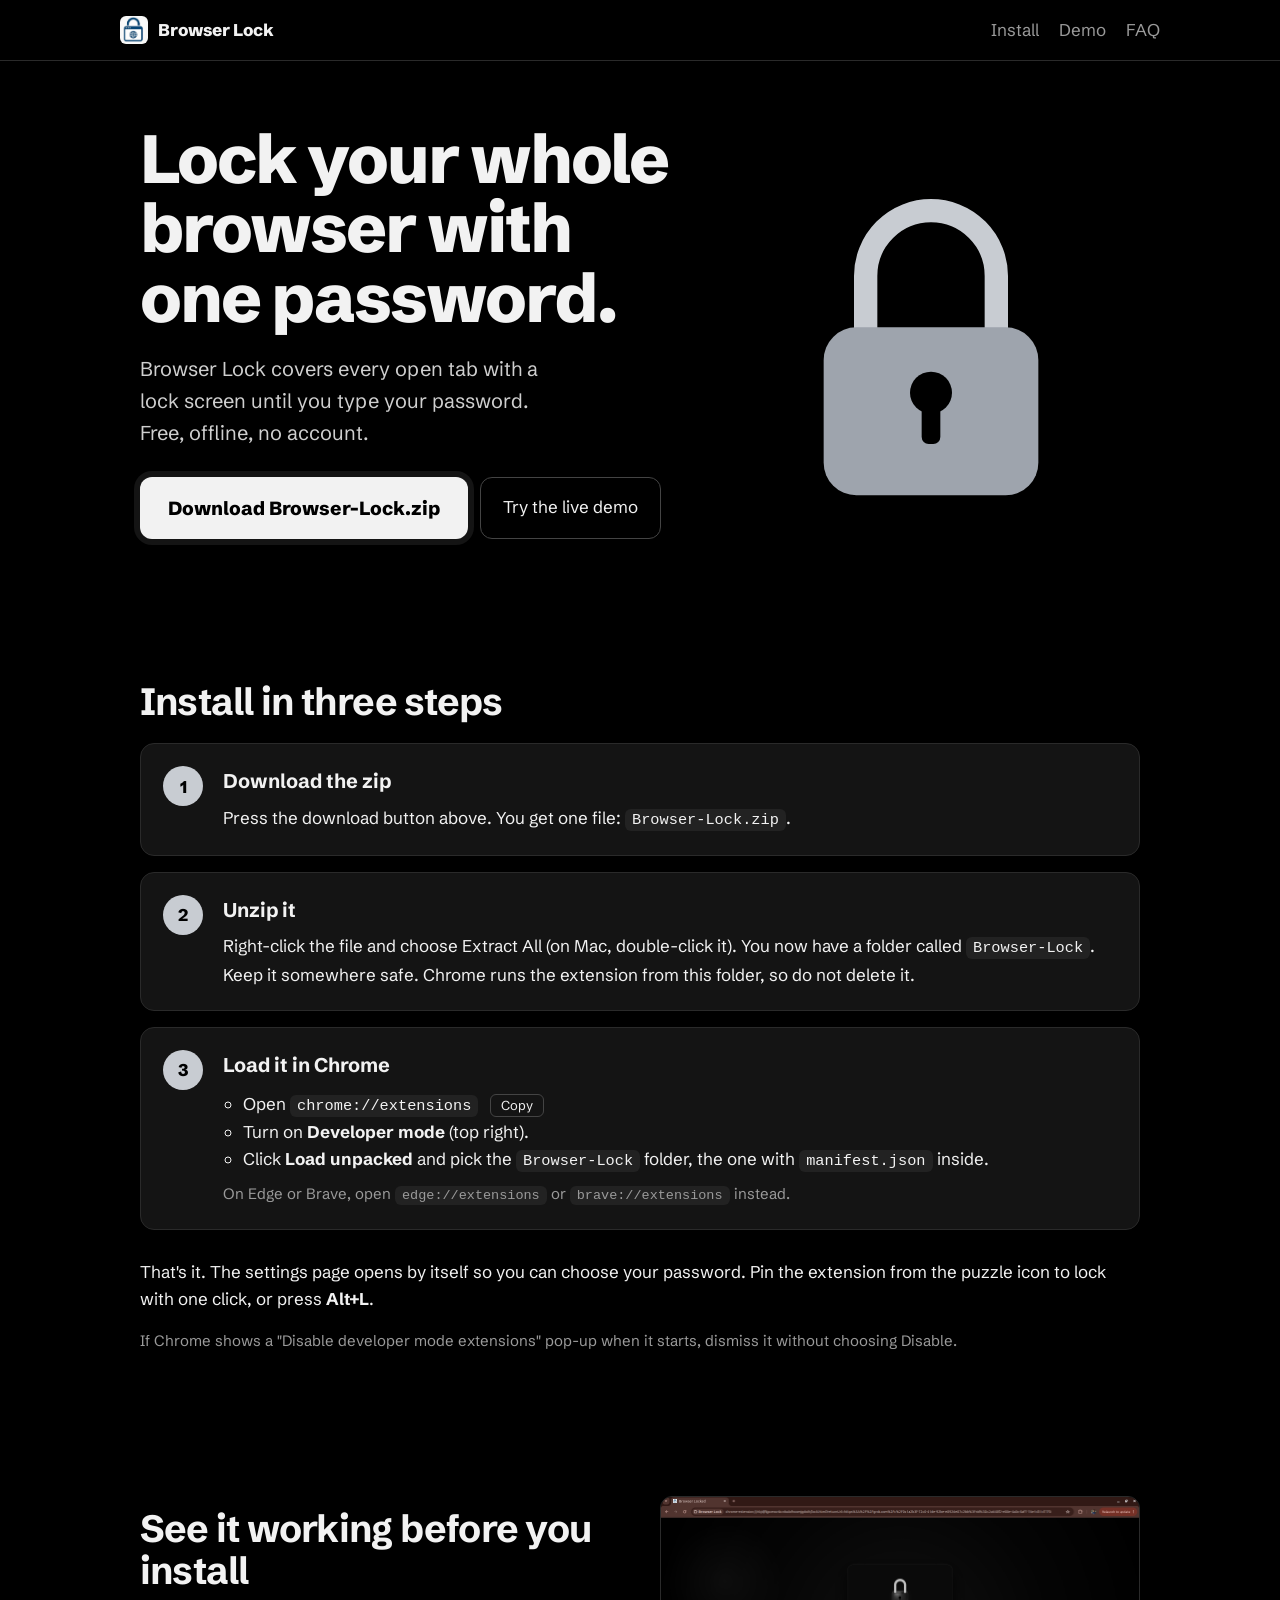
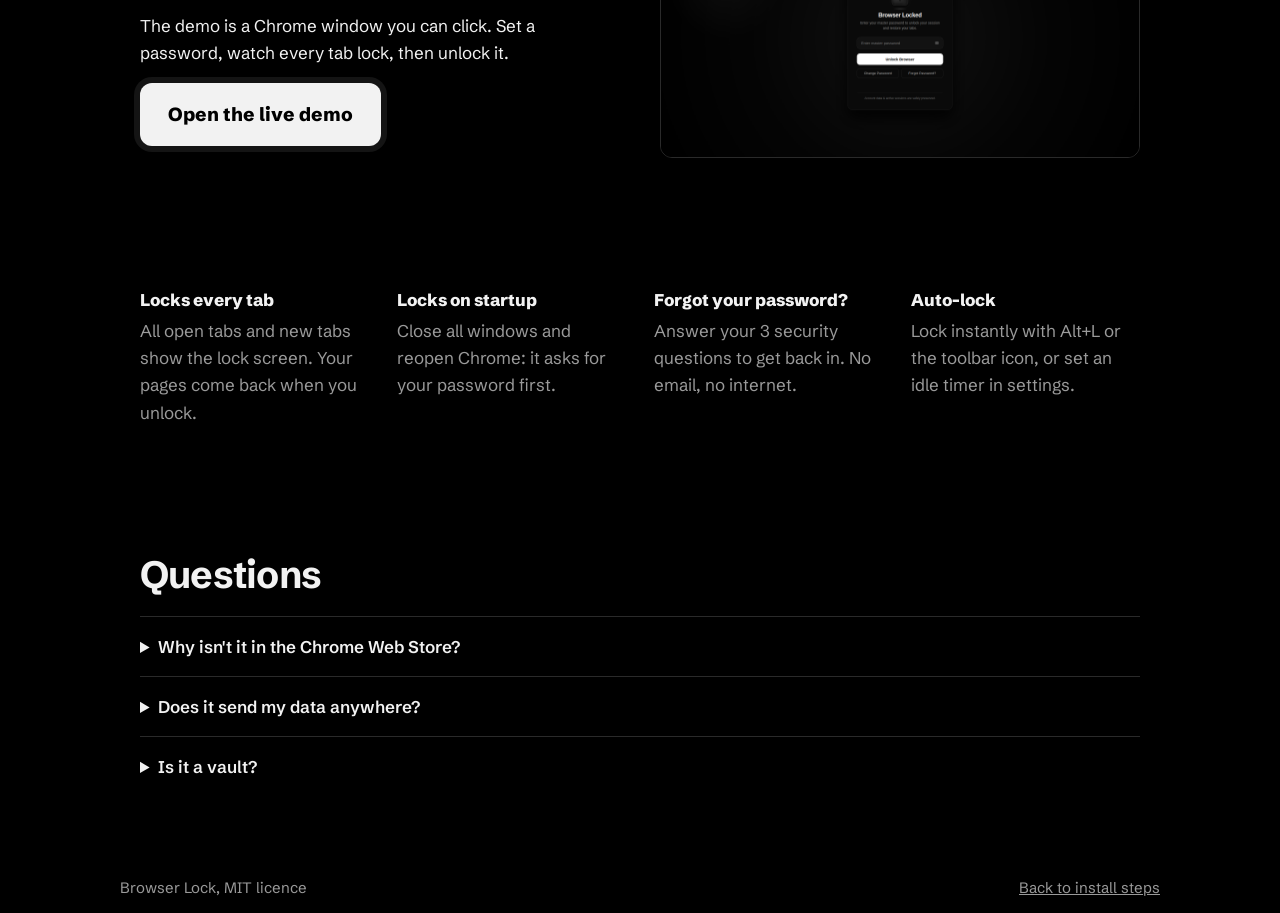
<file: index.html>
<!doctype html><html lang="en"><head><meta charset="utf-8"><meta name="viewport" content="width=device-width,initial-scale=1"><link rel="icon" href="assets/logo.png"><link href="https://fonts.googleapis.com/css2?family=Schibsted+Grotesk:wght@400;600;800&display=swap" rel="stylesheet"><link rel="stylesheet" href="assets/style.css"><title>Browser Lock - lock your whole browser with one password</title><meta name="description" content="Download Browser Lock, a free offline Chrome extension. Unzip it and load it in Chrome in under a minute."></head><body>
<header class="bar"><a class="brand" href="#"><img src="assets/logo.png" alt="">Browser Lock</a><nav><a href="#install">Install</a><a href="#demo">Demo</a><a href="#faq">FAQ</a></nav></header>
<main>
<section class="hero"><div><h1>Lock your whole browser with one password.</h1><p class="lead">Browser Lock covers every open tab with a lock screen until you type your password. Free, offline, no account.</p>
<div class="cta"><a class="dl" href="downloads/Browser-Lock.zip" download>Download Browser-Lock.zip</a><a class="ghost" href="demo.html">Try the live demo</a></div></div><svg class="pl" viewBox="0 0 120 150" role="img" aria-label="Padlock"><path class="sh" d="M32 72V48a28 28 0 0 1 56 0v24"/><rect class="bd" x="14" y="70" width="92" height="72" rx="14"/><circle cx="60" cy="98" r="9"/><rect x="56" y="100" width="8" height="20" rx="3"/></svg></section>

<section id="install"><h2>Install in three steps</h2>
<ol class="steps">
<li><div><h3>Download the zip</h3><p>Press the download button above. You get one file: <code>Browser-Lock.zip</code>.</p></div></li>
<li><div><h3>Unzip it</h3><p>Right-click the file and choose Extract All (on Mac, double-click it). You now have a folder called <code>Browser-Lock</code>. Keep it somewhere safe. Chrome runs the extension from this folder, so do not delete it.</p></div></li>
<li><div><h3>Load it in Chrome</h3><ul><li>Open <code>chrome://extensions</code> <button class="cp" data-copy="chrome://extensions">Copy</button></li><li>Turn on <b>Developer mode</b> (top right).</li><li>Click <b>Load unpacked</b> and pick the <code>Browser-Lock</code> folder, the one with <code>manifest.json</code> inside.</li></ul><p class="mut">On Edge or Brave, open <code>edge://extensions</code> or <code>brave://extensions</code> instead.</p></div></li>
</ol>
<p>That's it. The settings page opens by itself so you can choose your password. Pin the extension from the puzzle icon to lock with one click, or press <b>Alt+L</b>.</p>
<p class="mut">If Chrome shows a "Disable developer mode extensions" pop-up when it starts, dismiss it without choosing Disable.</p></section>

<section id="demo"><div class="prev"><div><h2>See it working before you install</h2><p>The demo is a Chrome window you can click. Set a password, watch every tab lock, then unlock it.</p><a class="dl" href="demo.html">Open the live demo</a></div><img src="assets/lock1.png" alt="Browser Lock screen with a steel padlock" loading="lazy"></div></section>

<section><dl class="ft"><div><dt>Locks every tab</dt><dd>All open tabs and new tabs show the lock screen. Your pages come back when you unlock.</dd></div><div><dt>Locks on startup</dt><dd>Close all windows and reopen Chrome: it asks for your password first.</dd></div><div><dt>Forgot your password?</dt><dd>Answer your 3 security questions to get back in. No email, no internet.</dd></div><div><dt>Auto-lock</dt><dd>Lock instantly with Alt+L or the toolbar icon, or set an idle timer in settings.</dd></div></dl></section>

<section id="faq"><h2>Questions</h2>
<details><summary>Why isn't it in the Chrome Web Store?</summary><p>It is shared directly as a zip for now. Loading an unpacked extension is the normal way Chrome lets you run one that isn't from the store.</p></details>
<details><summary>Does it send my data anywhere?</summary><p>No. It works offline and keeps only a salted hash of your password inside your own Chrome profile.</p></details>
<details><summary>Is it a vault?</summary><p>No. It stops casual access. Someone who can open chrome://extensions can remove it, so treat it as a privacy screen.</p></details></section>
</main>
<footer class="bar"><span class="mut">Browser Lock, MIT licence</span><a href="#install" class="mut">Back to install steps</a></footer>
<script>document.querySelectorAll('[data-copy]').forEach(b=>b.onclick=()=>{navigator.clipboard.writeText(b.dataset.copy);b.textContent='Copied';setTimeout(()=>b.textContent='Copy',1500)})</script>
</body></html>
</file>
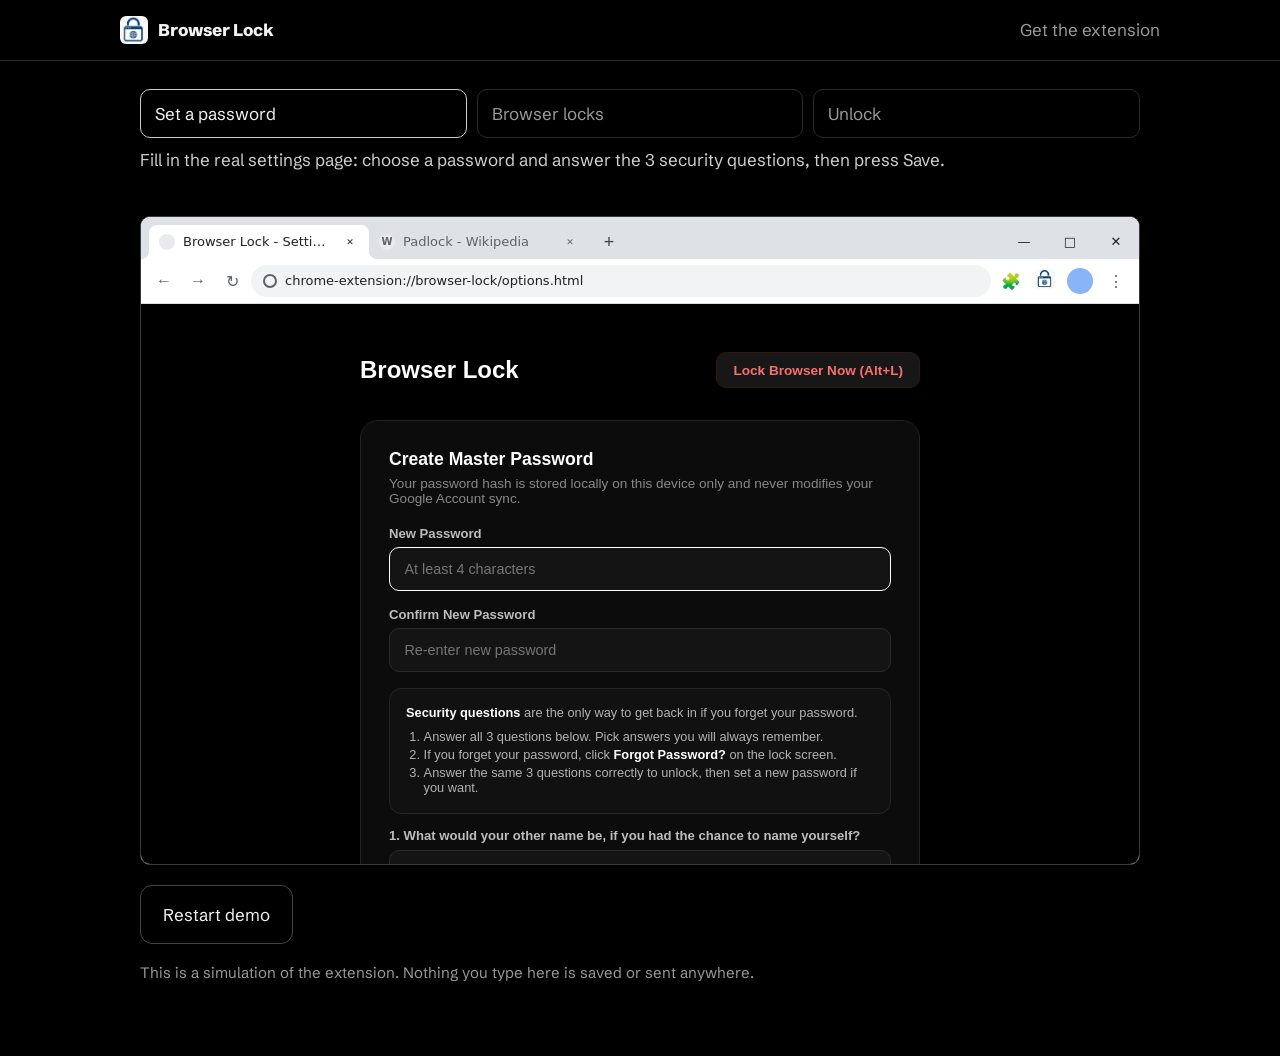
<file: demo.html>
<!doctype html><html lang="en"><head><meta charset="utf-8"><meta name="viewport" content="width=device-width,initial-scale=1"><link rel="icon" href="assets/logo.png"><link href="https://fonts.googleapis.com/css2?family=Schibsted+Grotesk:wght@400;600;800&display=swap" rel="stylesheet"><link rel="stylesheet" href="assets/style.css"><link rel="stylesheet" href="assets/demo.css"><title>Browser Lock live demo</title></head><body>
<header class="bar"><a class="brand" href="index.html"><img src="assets/logo.png" alt="">Browser Lock</a><nav><a href="index.html#install">Get the extension</a></nav></header>
<main class="dm">
<ol class="st"><li class="on">Set a password</li><li>Browser locks</li><li>Unlock</li></ol>
<p id="hint" role="status"></p>
<div class="win">
<div class="strip"><div id="tabs"></div><button id="nt" title="New tab">+</button><div class="wc"><i>&#8212;</i><i>&#9633;</i><i>&#10005;</i></div></div>
<div class="tool"><button title="Back">&#8592;</button><button title="Forward">&#8594;</button><button title="Reload">&#8635;</button><div class="omni"><span class="si"></span><span id="url"></span></div><button id="puz" title="Extensions">&#129513;</button><button id="bl" title="Lock Browser (Alt+L)"><img src="assets/logo.png" alt="Browser Lock"><b id="bd"></b></button><span class="av"></span><button title="Menu">&#8942;</button></div>
<div id="vp"></div></div>
<p><button id="rs" class="ghost">Restart demo</button></p>
<p class="mut">This is a simulation of the extension. Nothing you type here is saved or sent anywhere.</p>
</main><script src="assets/demo.js"></script></body></html>
</file>
<file: assets/style.css>
*{box-sizing:border-box}
:root{--ink:#f2f2f2;--mut:#9a9a9a;--line:#2a2a2a;--card:#141414;--steel:#c8ccd2}
body{margin:0;background:#000;color:var(--ink);font:17px/1.6 "Schibsted Grotesk",system-ui,sans-serif}
a{color:inherit}:focus-visible{outline:2px solid var(--steel);outline-offset:2px}
.bar{display:flex;justify-content:space-between;align-items:center;padding:16px max(20px,calc((100% - 1040px)/2));border-bottom:1px solid var(--line)}
.brand{display:flex;align-items:center;gap:10px;font-weight:800;text-decoration:none}.brand img{width:28px;height:28px;border-radius:6px}
nav{display:flex;gap:20px}nav a{text-decoration:none;color:var(--mut)}nav a:hover{color:var(--ink)}
section,.dm{max-width:1040px;margin:0 auto;padding:64px 20px}
.hero{display:grid;grid-template-columns:1.3fr 1fr;gap:40px;align-items:center}
h1{font-size:clamp(38px,6vw,68px);line-height:1.02;letter-spacing:-.03em;font-weight:800;margin:0 0 20px}
h2{font-size:clamp(26px,3.5vw,38px);letter-spacing:-.02em;line-height:1.1;margin:0 0 20px}h3{margin:0 0 6px}
.lead{font-size:20px;color:#cfcfcf;max-width:34ch}.mut{color:var(--mut);font-size:15px}
.cta{display:flex;flex-wrap:wrap;gap:12px;margin:28px 0 14px}
.dl{display:inline-block;background:var(--ink);color:#000;padding:16px 28px;border-radius:12px;font-weight:800;font-size:19px;text-decoration:none;box-shadow:0 0 0 6px #ffffff14}.dl:hover{background:#fff}
.ghost{border:1px solid #444;padding:15px 22px;border-radius:12px;text-decoration:none;background:none;color:var(--ink);font:inherit;cursor:pointer}.ghost:hover{border-color:#888}
code{background:#222;padding:2px 7px;border-radius:6px;font-size:.9em}
.cp{margin-left:8px;border:1px solid #444;background:none;color:var(--ink);border-radius:6px;padding:0 10px;font:inherit;font-size:13px;cursor:pointer}
.steps{list-style:none;padding:0;margin:0 0 28px;display:grid;gap:16px;counter-reset:s}
.steps>li{counter-increment:s;display:grid;grid-template-columns:44px 1fr;gap:16px;background:var(--card);border:1px solid var(--line);border-radius:14px;padding:22px}
.steps>li::before{content:counter(s);width:40px;height:40px;border-radius:50%;background:var(--steel);color:#000;font-weight:800;display:grid;place-items:center}
.steps ul{margin:8px 0;padding-left:20px}.steps p{margin:0}
.prev{display:grid;grid-template-columns:1fr 1fr;gap:40px;align-items:center}.prev img{width:100%;border-radius:12px;border:1px solid var(--line)}
.ft{display:grid;grid-template-columns:repeat(auto-fit,minmax(220px,1fr));gap:28px;margin:0}.ft dt{font-weight:800}.ft dd{margin:4px 0 0;color:var(--mut)}
details{border-top:1px solid var(--line);padding:16px 0}summary{cursor:pointer;font-weight:600}details p{color:var(--mut);margin:10px 0 0}
.pl{width:96px;overflow:visible}.pl .bd{fill:#9ea4ad}.pl circle,.pl rect:not(.bd){fill:#000}
.pl .sh{fill:none;stroke:#c8ccd2;stroke-width:10;stroke-linecap:round;transition:transform .5s;transform-origin:32px 72px}
.open .sh,.pl:hover .sh{transform:translateY(-16px) rotate(-22deg)}
.hero .pl{width:min(280px,70%);justify-self:center}.hero .sh{animation:pop 2.2s .5s backwards}
@keyframes pop{0%{transform:none}35%,65%{transform:translateY(-16px) rotate(-22deg)}100%{transform:none}}
.dm{padding:28px 20px 56px}.st{display:flex;gap:10px;list-style:none;padding:0;margin:0 auto 8px;max-width:1040px}
.st li{flex:1;padding:10px 14px;border-radius:10px;border:1px solid var(--line);color:var(--mut)}.st li.on{border-color:var(--steel);color:var(--ink)}
#hint{max-width:1040px;margin:0 auto 18px;color:#cfcfcf;min-height:52px}
.win{max-width:1040px;margin:0 auto 20px;background:#fff;border-radius:10px;overflow:hidden;border:1px solid #3a3a3a;box-shadow:0 30px 80px #000;color:#202124;font:13px/1.4 "Segoe UI",system-ui,sans-serif}
.strip{display:flex;align-items:flex-end;background:#dee1e6;padding:8px 0 0 8px;height:42px}
#tabs{display:flex;min-width:0}
.tab{display:flex;align-items:center;gap:8px;width:220px;min-width:56px;height:34px;padding:0 10px;border-radius:8px 8px 0 0;color:#5f6368;position:relative;cursor:default}
.tab span{flex:1;overflow:hidden;white-space:nowrap;text-overflow:ellipsis}.tab img{width:16px;height:16px;border-radius:3px}
.tab b{width:16px;height:16px;border-radius:50%;background:#e8eaed;font-size:10px;text-align:center;line-height:16px;color:#5f6368}
.tab u{text-decoration:none;width:18px;height:18px;border-radius:50%;text-align:center;font-size:9px;line-height:18px}.tab u:hover{background:#c4c7cc}
.tab:not(.act):hover{background:#e8eaed}.tab.act{background:#fff;color:#202124}
.tab.act::before,.tab.act::after{content:"";position:absolute;bottom:0;width:8px;height:8px}
.tab.act::before{left:-8px;background:radial-gradient(circle at 0 0,transparent 8px,#fff 8px)}
.tab.act::after{right:-8px;background:radial-gradient(circle at 100% 0,transparent 8px,#fff 8px)}
#nt{width:28px;height:28px;margin:0 0 3px 6px;border:0;border-radius:50%;background:none;font-size:18px;color:#444;cursor:pointer}#nt:hover{background:#c9ccd1}
.wc{margin-left:auto;display:flex;align-self:flex-start}.wc i{width:46px;height:34px;display:grid;place-items:center;font-style:normal;color:#202124}
.tool{display:flex;align-items:center;gap:4px;padding:6px 8px;border-bottom:1px solid #dadce0}
.tool button{position:relative;width:30px;height:30px;border:0;border-radius:50%;background:none;font-size:16px;color:#5f6368;cursor:pointer}.tool button:hover{background:#f1f3f4}
.omni{flex:1;display:flex;align-items:center;gap:8px;height:32px;padding:0 12px;border-radius:16px;background:#f1f3f4;min-width:0}
.si{width:14px;height:14px;border-radius:50%;border:2px solid #5f6368;flex:none}#url{overflow:hidden;white-space:nowrap;text-overflow:ellipsis}
#bl img{width:20px;height:20px;border-radius:4px}
#bd{position:absolute;right:-3px;bottom:-1px;background:#dc2626;color:#fff;font:700 8px/1 sans-serif;padding:2px 3px;border-radius:3px}#bd:empty{display:none}
.av{width:26px;height:26px;border-radius:50%;background:#8ab4f8;margin:0 4px}
#vp{height:470px;overflow:auto;background:#fff}
#vp input{width:100%;padding:10px 12px;border-radius:8px;border:1px solid #dadce0;font:inherit;margin-top:4px}
.opt{max-width:520px;margin:0 auto;padding:28px 20px}.opt h2{font-size:24px;margin:0 0 8px}.opt label{display:block;margin:12px 0}
.pri{margin-top:8px;padding:10px 18px;border:0;border-radius:8px;background:#1a73e8;color:#fff;font:inherit;font-weight:600;cursor:pointer}
.err{color:#dc2626;min-height:20px;font-size:13px}
.lk{min-height:100%;background:#000;color:#f1f1f1;display:flex;flex-direction:column;align-items:center;justify-content:center;gap:10px;padding:24px;text-align:center}
.lk h1{font-size:30px;margin:6px 0 0}.lk p{margin:0;color:#aaa}.lk label{width:min(340px,100%);text-align:left;margin:0}
.lk input{background:#111;border-color:#333;color:#fff}.lk .pri{background:#f1f1f1;color:#000;width:min(340px,100%)}.lk a{color:#aaa;font-size:13px}
.pg{max-width:640px;margin:0 auto;padding:28px 20px}.pg h2{font:400 30px Georgia,serif;border-bottom:1px solid #a2a9b1;margin:0 0 8px}.pg .mut{margin:0 0 12px}
.sk{display:block;height:10px;border-radius:5px;background:#eaecf0;margin:12px 0}.sk.s{width:55%}
.nt{height:100%;display:flex;flex-direction:column;align-items:center;justify-content:center;gap:18px}.gl{font:600 56px Georgia,serif;letter-spacing:-2px;color:#4285f4}
.sb{width:min(520px,80%);padding:12px 20px;border:1px solid #dfe1e5;border-radius:24px;color:#80868b}
@media(max-width:700px){.hero,.prev{grid-template-columns:1fr}.wc,#puz,.av{display:none}.tab{width:130px}.st{flex-direction:column}nav{gap:12px}}
@media(prefers-reduced-motion:reduce){*{transition:none!important;animation:none!important}}
</file>
<file: assets/demo.css>
/* Real Browser Lock look, ported from the extension's lock.html and options.html */
#vp{height:560px;background:#000}
.xl,.xo{font-family:'Inter',-apple-system,BlinkMacSystemFont,'Segoe UI',Roboto,sans-serif;color:#f5f5f5;font-size:16px;line-height:normal}
.xl *,.xo *{margin:0;padding:0;box-sizing:border-box;font-family:inherit;line-height:normal;letter-spacing:normal}
/* ---------- lock page ---------- */
.xl{position:relative;min-height:100%;display:flex;padding:1rem;overflow:hidden;background:radial-gradient(circle at center,#111 0,#050505 55%,#000 100%)}
.glow{position:absolute;left:50%;top:50%;width:480px;height:480px;margin:-240px 0 0 -240px;background:radial-gradient(circle,rgba(255,255,255,.04) 0,transparent 70%);border-radius:50%;pointer-events:none}
.lock-card{position:relative;z-index:1;width:100%;max-width:420px;margin:auto;padding:2.5rem 2.25rem;background:#0a0a0a;border:1px solid #222;border-radius:22px;box-shadow:0 30px 60px rgba(0,0,0,.9),0 0 0 1px rgba(255,255,255,.03);text-align:center}
.lock-card.shake{animation:shake .4s cubic-bezier(.36,.07,.19,.97) both}
@keyframes shake{10%,90%{transform:translate3d(-2px,0,0)}20%,80%{transform:translate3d(4px,0,0)}30%,50%,70%{transform:translate3d(-6px,0,0)}40%,60%{transform:translate3d(6px,0,0)}}
.xb-ball{--xb-open-ms:1250ms;position:relative;width:130px;height:148px;margin:-4px auto .35rem;display:grid;place-items:center;transition:transform .25s ease}
.xb-ball:hover{transform:scale(1.06)}
.xb-orb{--s:84px;position:relative;width:var(--s);height:calc(var(--s)*1.28);perspective:calc(var(--s)*3);margin-top:4px}
.xb-orb-sh{position:absolute;left:50%;bottom:calc(var(--s)*-.2);width:76%;height:calc(var(--s)*.12);margin-left:-38%;border-radius:50%;background:radial-gradient(closest-side,rgba(255,255,255,.16),rgba(255,255,255,0));animation:xbSh 4.8s ease-in-out infinite}
.xb-shackle{position:absolute;left:50%;top:0;width:58%;height:52%;margin-left:-29%;border:calc(var(--s)*.115) solid #b9b9b9;border-bottom:none;border-radius:999px 999px 0 0;background:transparent;box-shadow:inset 0 calc(var(--s)*.02) calc(var(--s)*.03) rgba(255,255,255,.35),inset 0 calc(var(--s)*-.01) calc(var(--s)*.03) rgba(0,0,0,.35),0 calc(var(--s)*.012) calc(var(--s)*.04) rgba(0,0,0,.7);transform-origin:calc(100% - var(--s)*.0575) 100%;animation:xbFl 4.8s ease-in-out infinite;will-change:transform;z-index:1}
.xb-shackle::before{content:"";position:absolute;inset:calc(var(--s)*-.06) calc(var(--s)*-.06) 0 calc(var(--s)*-.06);border:calc(var(--s)*.04) solid transparent;border-bottom-width:0;border-top-color:rgba(255,255,255,.38);border-left-color:rgba(255,255,255,.16);border-right-color:rgba(255,255,255,.16);border-radius:999px 999px 0 0;pointer-events:none}
.xb-orb-b{position:absolute;left:50%;bottom:0;width:78%;height:56%;margin-left:-39%;border-radius:16% 16% 20% 20%/20% 20% 24% 24%;background:radial-gradient(circle at 34% 26%,#5c5c5c 0,#2f2f2f 30%,#171717 64%,#080808 100%);border:1px solid #333;box-shadow:inset 0 calc(var(--s)*-.05) calc(var(--s)*.1) rgba(0,0,0,.6),inset 0 calc(var(--s)*.012) calc(var(--s)*.025) rgba(255,255,255,.18),0 calc(var(--s)*.03) calc(var(--s)*.07) rgba(0,0,0,.9),0 0 calc(var(--s)*.22) rgba(255,255,255,.05);animation:xbFl 4.8s ease-in-out infinite;will-change:transform}
.xb-orb-b::before{content:"";position:absolute;top:8%;left:14%;width:48%;height:26%;border-radius:50%;background:linear-gradient(180deg,rgba(255,255,255,.22),rgba(255,255,255,0));filter:blur(calc(var(--s)*.01));transform:rotate(-16deg);pointer-events:none}
.xb-orb-b::after{content:"";position:absolute;inset:0;border-radius:inherit;pointer-events:none;background:radial-gradient(circle at 82% 92%,rgba(255,255,255,.07),transparent 42%),radial-gradient(circle at 18% 92%,rgba(255,255,255,.04),transparent 38%)}
.xb-keyhole{position:absolute;left:50%;top:38%;width:18%;height:34%;margin-left:-9%;z-index:3}
.xb-keyhole::before,.xb-keyhole::after{content:"";position:absolute;background:#000;transition:box-shadow .5s ease}
.xb-keyhole::before{left:50%;top:0;width:100%;height:52%;margin-left:-50%;border-radius:50%;box-shadow:inset 0 1px 2px rgba(0,0,0,.8),0 0 calc(var(--s)*.04) rgba(255,255,255,.22)}
.xb-keyhole::after{left:50%;top:38%;width:38%;height:62%;margin-left:-19%;border-radius:0 0 30% 30%;box-shadow:inset 0 1px 2px rgba(0,0,0,.7),0 0 calc(var(--s)*.03) rgba(255,255,255,.16)}
@keyframes xbFl{0%,100%{translate:0 0}50%{translate:0 calc(var(--s)*-.04)}}
@keyframes xbSh{0%,100%{transform:scale(1);opacity:1}50%{transform:scale(.82);opacity:.6}}
.xb-ball.opening .xb-shackle{animation:xbFl 4.8s ease-in-out infinite,xbOpen var(--xb-open-ms) forwards}
.xb-ball.opening .xb-keyhole::before,.xb-ball.opening .xb-keyhole::after{box-shadow:0 0 calc(var(--s)*.07) rgba(34,197,94,.95)}
@keyframes xbOpen{0%{transform:translateY(0) rotateY(0);animation-timing-function:cubic-bezier(.3,0,.3,1)}28%{transform:translateY(-15%) rotateY(0);animation-timing-function:cubic-bezier(.5,.05,.3,1)}84%{transform:translateY(-15%) rotateY(186deg);animation-timing-function:ease-out}100%{transform:translateY(-15%) rotateY(176deg)}}
@media(prefers-reduced-motion:reduce){.xb-orb-sh,.xb-shackle,.xb-orb-b{animation:none}.xb-ball.opening .xb-shackle{animation:none;transform:translateY(-15%) rotateY(176deg)}}
.xl h1{font-size:1.45rem;font-weight:700;letter-spacing:-.02em;margin-bottom:.45rem;color:#fff}
.xl p.subtitle{font-size:.88rem;color:#888;margin-bottom:1.65rem;line-height:1.45}
.input-group{position:relative;margin-bottom:.9rem;text-align:left}
.input-group label{display:block;font-size:.78rem;font-weight:600;color:#a3a3a3;margin-bottom:.35rem;text-transform:uppercase;letter-spacing:.04em}
.input-group label.q-label{text-transform:none;letter-spacing:0;font-size:.82rem;line-height:1.35}
.input-box{position:relative}
#vp .xl input{width:100%;padding:.88rem 2.8rem .88rem 1rem;font-size:.95rem;color:#f5f5f5;background:#121212;border:1px solid #2a2a2a;border-radius:12px;outline:0;margin:0;transition:border-color .2s,box-shadow .2s,background .2s}
#vp .xl input:focus{border-color:#fff;background:#161616;box-shadow:0 0 0 3px rgba(255,255,255,.12)}
.toggle-btn{position:absolute;right:12px;top:50%;transform:translateY(-50%);background:none;border:0;color:#888;cursor:pointer;padding:4px;display:flex;align-items:center}.toggle-btn:hover{color:#fff}
.primary-btn{width:100%;padding:.9rem;font-size:.95rem;font-weight:600;color:#000;background:#fff;border:0;border-radius:12px;cursor:pointer;transition:background .2s,transform .1s;margin-top:.25rem}
.primary-btn:hover:not(:disabled){background:#e5e5e5}.primary-btn:active:not(:disabled){transform:scale(.99)}.primary-btn:disabled{opacity:.5;cursor:not-allowed}
.secondary-btn{margin-top:.85rem;background:transparent;border:1px solid #262626;color:#b3b3b3;width:100%;padding:.72rem;font-size:.85rem;font-weight:500;border-radius:12px;cursor:pointer;transition:all .2s}
.secondary-btn:hover{background:#171717;color:#fff;border-color:#3a3a3a}
.btn-row{display:flex;gap:.6rem;margin-top:.85rem}.btn-row .secondary-btn{margin-top:0;flex:1}
.link-btn{background:none;border:0;color:#8a8a8a;font-size:.82rem;cursor:pointer;margin-top:.8rem;text-decoration:underline}.link-btn:hover{color:#fff}
.status-msg{min-height:20px;margin-top:.9rem;font-size:.84rem;color:#ef4444;font-weight:500}
.footer-note{margin-top:1.4rem;padding-top:1rem;border-top:1px solid #1c1c1c;font-size:.76rem;color:#666}
/* ---------- settings page ---------- */
.xo{min-height:100%;background:#000;padding:3rem 1.5rem;display:flex;justify-content:center}
.container{width:100%;max-width:560px}
.header{display:flex;align-items:center;justify-content:space-between;margin-bottom:2rem}
.xo .header h1{font-size:1.5rem;font-weight:700;color:#fff}
.quick-lock-btn{background:#171717;color:#f87171;border:1px solid #331515;padding:.6rem 1rem;border-radius:10px;font-weight:600;font-size:.85rem;cursor:pointer;transition:all .2s}.quick-lock-btn:hover{background:#241414;border-color:#ef4444}
.card{background:#0c0c0c;border:1px solid #222;border-radius:18px;padding:1.75rem;margin-bottom:1.5rem;box-shadow:0 20px 40px rgba(0,0,0,.7)}
.xo .card h2{font-size:1.1rem;margin-bottom:.35rem;color:#fff;letter-spacing:normal}
.card p.desc{font-size:.85rem;color:#888;margin-bottom:1.25rem}
.field{margin-bottom:1rem}.field label{display:block;font-size:.82rem;font-weight:600;margin-bottom:.4rem;color:#bdbdbd}
#vp .xo input[type=text],#vp .xo input[type=password],.xo select{width:100%;padding:.8rem .9rem;background:#141414;border:1px solid #2a2a2a;border-radius:10px;color:#f5f5f5;font-size:.9rem;outline:0;margin:0}
#vp .xo input:focus,.xo select:focus{border-color:#fff}
#vp .xo input[type=checkbox]{width:18px;height:18px;accent-color:#fff}
.hint{font-size:.78rem;color:#888;margin:-.3rem 0 1rem;line-height:1.45}
.info-box{background:#111;border:1px solid #262626;border-radius:12px;padding:.9rem 1rem;margin-bottom:.9rem;font-size:.8rem;color:#b3b3b3;line-height:1.5}
.info-box strong{color:#fff}.info-box ol{margin:.4rem 0 0 1.1rem}.info-box li{margin-bottom:.2rem}
.btn-primary{background:#fff;color:#000;border:0;padding:.85rem 1.25rem;border-radius:10px;font-weight:600;font-size:.92rem;cursor:pointer;width:100%;margin-top:.5rem;transition:background .2s}.btn-primary:hover{background:#e5e5e5}
.alert{margin-top:1rem;font-size:.85rem;font-weight:500;min-height:20px;color:#ef4444}
.row-setting{display:flex;align-items:center;justify-content:space-between;gap:1rem;padding:.75rem 0;font-size:.9rem}.row-setting .sub{font-size:.8rem;color:#888}
</file>
